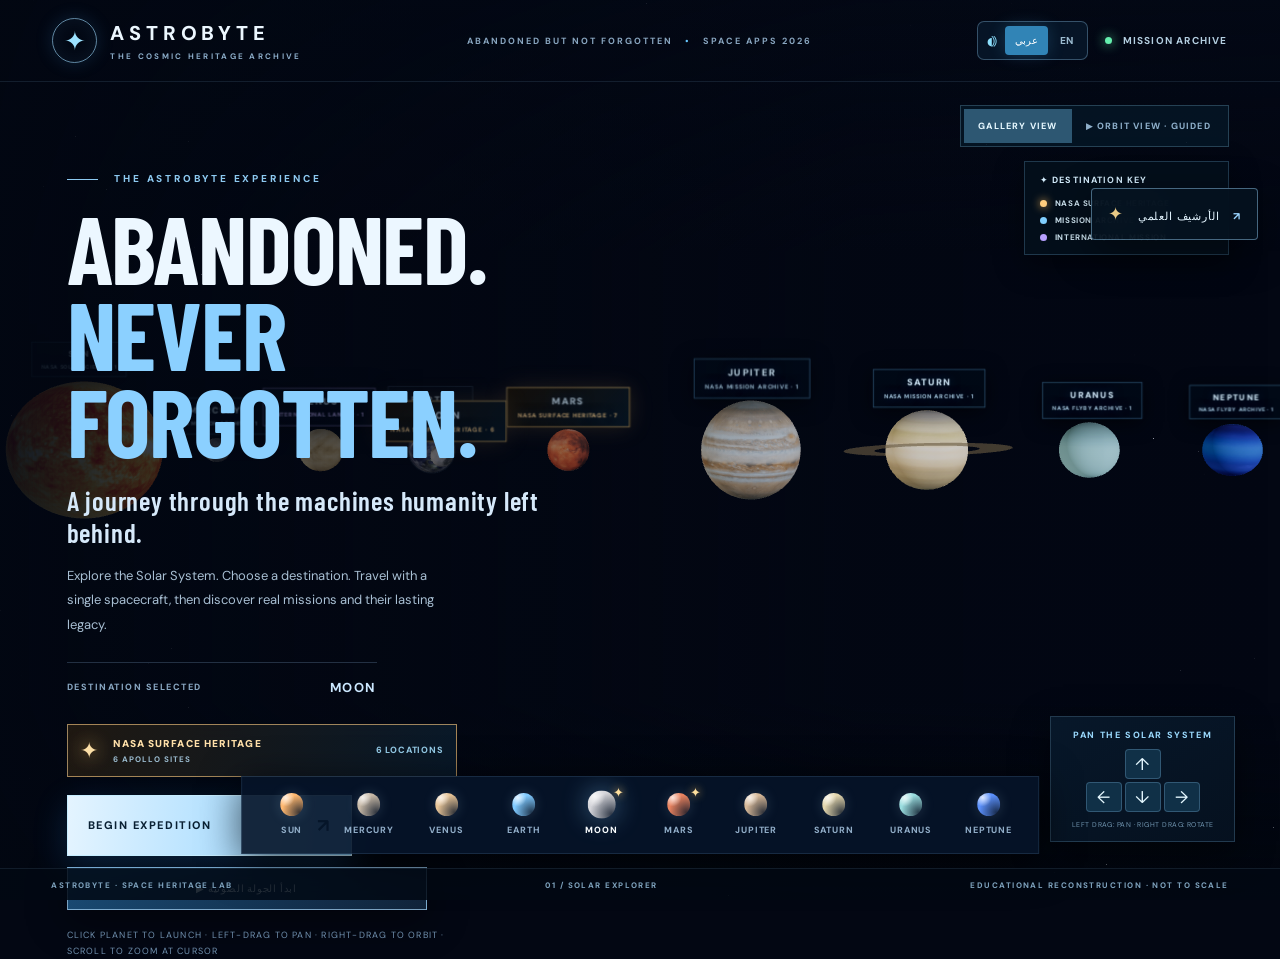
<file: index.html>
<!doctype html>
<html lang="en">
  <head>
    <meta charset="UTF-8" />
    <meta name="viewport" content="width=device-width, initial-scale=1.0" />
    <meta name="description" content="ASTROBYTE — Abandoned but Not Forgotten: a unified bilingual, interactive exploration of mission hardware and planetary heritage." />
    <title>ASTROBYTE | The Cosmic Heritage Archive</title>
    <script type="module" crossorigin src="/assets/index-C0e2g9cC.js"></script>
    <link rel="stylesheet" crossorigin href="/assets/index-C6UrRqr8.css">
  </head>
  <body><div id="root"></div></body>
</html>
</file>
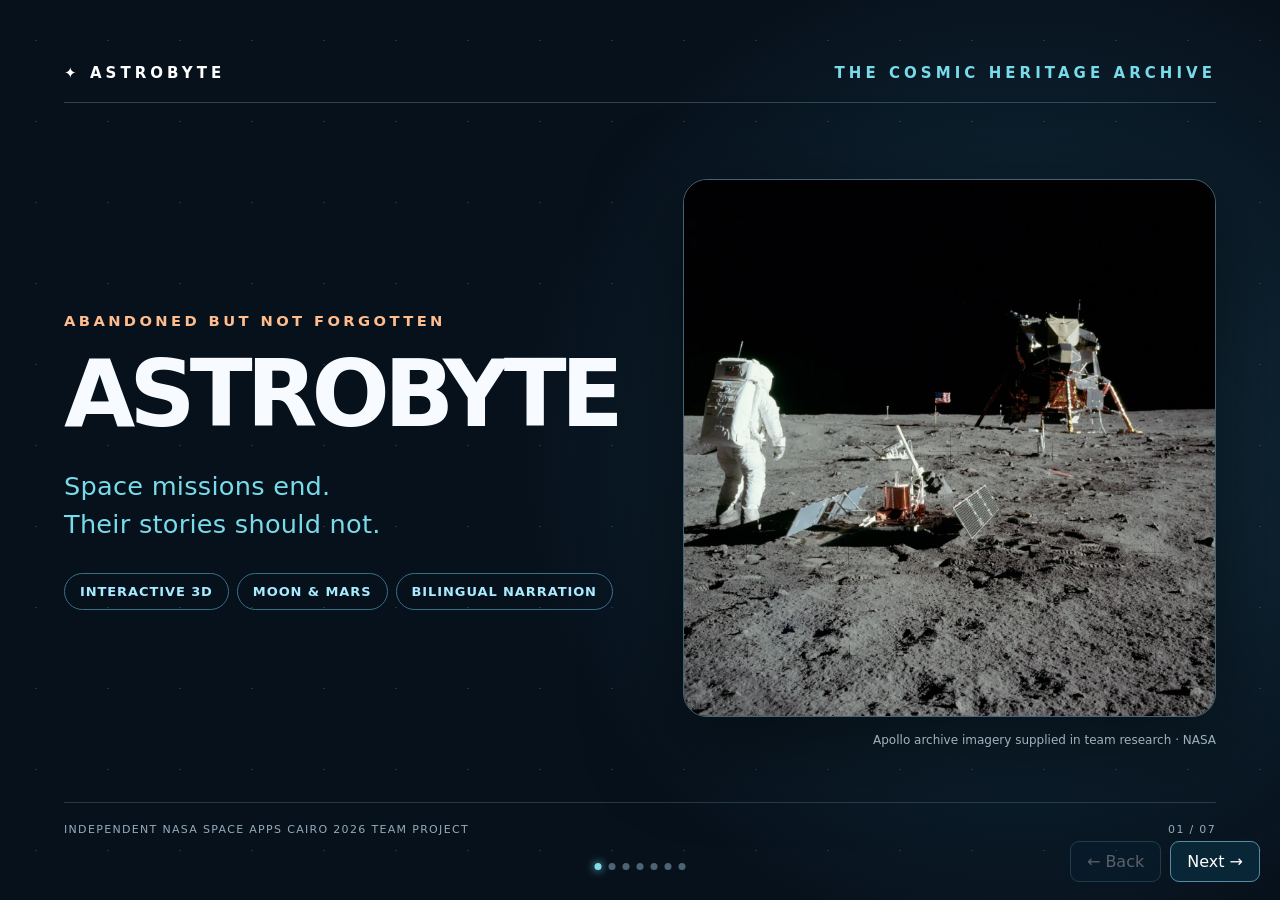
<file: demo/index.html>
<!doctype html>
<html lang="en"><head><meta charset="utf-8"><meta name="viewport" content="width=device-width,initial-scale=1"><meta name="theme-color" content="#06111c"><title>ASTROBYTE — NASA Space Apps 2026 | 7-Slide Demo</title>
<style>
:root{--bg:#06111c;--pane:#112231;--muted:#b5c3d0;--cyan:#78dbe9;--orange:#ffbc8c;--white:#f7fbff}*{box-sizing:border-box}html,body{margin:0;background:var(--bg);color:var(--white);font-family:Inter,system-ui,-apple-system,Segoe UI,sans-serif;height:100%;overflow:hidden}button,a{font:inherit}a{color:var(--cyan)}.slide{display:none;position:absolute;inset:0;min-height:100dvh;padding:clamp(20px,5vw,66px);background:radial-gradient(circle at 80% 50%,#143344 0%,transparent 45%),#07111c;isolation:isolate;overflow:auto}.slide.active{display:flex;flex-direction:column}.slide:before{content:"";position:fixed;inset:0;pointer-events:none;opacity:.14;z-index:-1;background-image:radial-gradient(#d5f7ff 1px,transparent 1px);background-size:72px 81px}.top{display:flex;justify-content:space-between;align-items:center;gap:15px;font-size:clamp(10px,1.2vw,15px);letter-spacing:.27em;color:var(--cyan);font-weight:800}.brand{color:white}.rule{height:1px;background:#456170;margin:20px 0 clamp(30px,5vh,70px);opacity:.65}.tag{color:var(--orange);font-size:clamp(12px,1.15vw,16px);letter-spacing:.23em;font-weight:800;text-transform:uppercase}.main{flex:1;display:flex;align-items:center;gap:clamp(22px,4vw,72px)}.copy{flex:1 1 48%;min-width:0;z-index:1}.visual{flex:1 1 45%;min-width:0;display:grid;gap:16px;align-items:center}.visual img{width:100%;max-height:65vh;object-fit:cover;border:1px solid #446271;border-radius:24px;box-shadow:0 25px 90px #0008}h1{font-size:clamp(46px,7.2vw,120px);line-height:.94;letter-spacing:-.065em;margin:22px 0 30px;font-weight:900}h2{font-size:clamp(33px,5.1vw,78px);line-height:1.07;letter-spacing:-.045em;margin:24px 0 32px;font-weight:850}p{font-size:clamp(18px,1.9vw,26px);color:var(--muted);line-height:1.47;max-width:830px}.sub{font-size:clamp(17px,2vw,28px);color:var(--cyan);letter-spacing:.01em}.card{background:#102131e8;border:1px solid #35546a;border-radius:16px;padding:16px 20px;margin:14px 0;color:#e4effa;max-width:790px}.card b{color:var(--orange);display:inline-block;min-width:100px}.statgrid{display:grid;grid-template-columns:repeat(2,minmax(0,1fr));gap:14px;max-width:750px}.stat{border:1px solid #3c6175;background:#0c2335cf;padding:20px;border-radius:17px}.stat strong{font-size:clamp(35px,5vw,68px);color:var(--orange);display:block}.stat small{font-size:clamp(12px,1.3vw,17px);color:white;font-weight:800}.pill{display:inline-block;border:1px solid #397087;border-radius:100px;padding:10px 15px;margin:4px 8px 4px 0;color:#a8eaff;font-size:13px;font-weight:700;letter-spacing:.07em}.media-note{color:#a0b3bd;font-size:12px;text-align:right}.footer{border-top:1px solid #49647578;display:flex;align-items:center;justify-content:space-between;padding-top:20px;margin-top:24px;color:#95abb9;font-size:11px;letter-spacing:.12em;gap:18px}.link{display:inline-block;background:#12374b;border:1px solid #4da4b9;color:#baf3ff;border-radius:12px;padding:17px 21px;text-decoration:none;font-weight:800;letter-spacing:.015em;overflow-wrap:anywhere}.link:hover{background:#19516a}.nav{position:fixed;bottom:18px;right:20px;z-index:5;display:flex;gap:9px}.nav button{border:1px solid #578ba1;background:#0a2738f2;color:#fff;padding:10px 16px;border-radius:9px;cursor:pointer}.nav button:disabled{opacity:.32;cursor:default}.dots{position:fixed;bottom:30px;left:50%;transform:translateX(-50%);display:flex;gap:7px;z-index:3}.dots span{width:7px;height:7px;background:#4c6475;border-radius:50%}.dots span.on{background:#81ddea;box-shadow:0 0 9px #6cddee}.duo{grid-template-columns:1fr 1fr}.duo img{max-height:45vh}.planet-photos{display:grid;grid-template-columns:1fr 1fr;gap:14px}.planet-photos img{height:clamp(155px,29vh,300px)}@media(max-width:760px){html,body{overflow:auto}.slide{padding:22px 20px 85px}.top{letter-spacing:.1em}.rule{margin:12px 0}.main{display:block}.copy,.visual{width:100%}.visual{margin-top:26px}.visual img{max-height:31vh}.duo img{max-height:25vh}h1{margin:17px 0}h2{margin:15px 0 20px}.card{margin:9px 0;padding:12px}.stat{padding:12px}.dots{display:none}.footer{font-size:9px}.nav{bottom:8px;right:10px}.nav button{padding:9px 13px}.planet-photos img{height:19vh}}
</style></head><body>
<section class="slide active" aria-label="Slide 1 of 7"><div class="top"><span class="brand">✦ ASTROBYTE</span><span>THE COSMIC HERITAGE ARCHIVE</span></div><div class="rule"></div><div class="main"><div class="copy"><div class="tag">Abandoned but not forgotten</div><h1>ASTROBYTE</h1><p class="sub">Space missions end.<br>Their stories should not.</p><div class="pill">INTERACTIVE 3D</div><div class="pill">MOON & MARS</div><div class="pill">BILINGUAL NARRATION</div></div><div class="visual"><img src="../astrobyte/heritage/apollo11_scene.webp" alt="Apollo lunar surface heritage archival image" loading="eager"><div class="media-note">Apollo archive imagery supplied in team research · NASA</div></div></div><div class="footer"><span>INDEPENDENT NASA SPACE APPS CAIRO 2026 TEAM PROJECT</span><span>01 / 07</span></div></section>
<section class="slide" aria-label="Slide 2 of 7"><div class="top"><span class="brand">✦ ASTROBYTE</span><span>THE CHALLENGE</span></div><div class="rule"></div><div class="main"><div class="copy"><div class="tag">01 / Why it matters</div><h2>A mission ends.<br>The hardware remains.</h2><p>Spacecraft parts and scientific instruments become physical records of discovery — but their stories are often hard to explore.</p><div class="card"><b>WHERE?</b> What was left behind?</div><div class="card"><b>WHY?</b> What did it discover?</div><div class="card"><b>LEGACY?</b> Why preserve the story?</div></div><div class="visual duo"><img src="../astrobyte/heritage/apollo11_lm_user.webp" alt="Apollo lunar module archival photo"><img src="../astrobyte/heritage/apollo14_orbital_user.webp" alt="Lunar landing site orbital image"><div class="media-note">Apollo archive · NASA / JSC / LRO research</div></div></div><div class="footer"><span>FROM OBJECTS TO UNDERSTANDING</span><span>02 / 07</span></div></section>
<section class="slide" aria-label="Slide 3 of 7"><div class="top"><span class="brand">✦ ASTROBYTE</span><span>THE EXPERIENCE</span></div><div class="rule"></div><div class="main"><div class="copy"><div class="tag">02 / Visitor experience</div><h2>Explore.<br>Inspect. Listen.</h2><div class="card"><b>EXPLORE</b> Browse a 3D solar-system gallery.</div><div class="card"><b>INSPECT</b> Read object dossiers with science and archival context.</div><div class="card"><b>LISTEN</b> Follow guided chapters with Arabic or English audio.</div><p><a class="link" href="https://ahmedgrir59-cmyk.github.io/" target="_blank" rel="noopener noreferrer">OPEN THE LIVE INTERACTIVE EXPERIENCE</a></p></div><div class="visual"><img src="../astrobyte/heritage/planet_messenger.webp" alt="MESSENGER spacecraft illustration"><img src="../astrobyte/heritage/planet_cassini.webp" alt="Cassini spacecraft illustration"><div class="media-note">Mission archive imagery; explore actual rendered models at the live site</div></div></div><div class="footer"><span>REACT + THREE.JS · AUTHORED GUIDED EXPEDITIONS</span><span>03 / 07</span></div></section>
<section class="slide" aria-label="Slide 4 of 7"><div class="top"><span class="brand">✦ ASTROBYTE</span><span>APOLLO LUNAR HERITAGE</span></div><div class="rule"></div><div class="main"><div class="copy"><div class="tag">03 / The Moon</div><h2>Six landing sites.<br>One shared legacy.</h2><p class="sub">Apollo 11 · 12 · 14 · 15 · 16 · 17</p><div class="statgrid"><div class="stat"><strong>06</strong><small>DESCENT STAGES</small></div><div class="stat"><strong>06</strong><small>EXPERIMENT PACKAGES</small></div><div class="stat"><strong>03</strong><small>LUNAR ROVERS</small></div><div class="stat"><strong>03</strong><small>LASER ARRAYS</small></div></div></div><div class="visual duo"><img src="../astrobyte/heritage/apollo15_rover_user.webp" alt="Apollo lunar roving vehicle"><img src="../astrobyte/heritage/apollo11_psep.webp" alt="Apollo seismometer equipment"><div class="media-note">Archival Apollo imagery · NASA / JSC</div></div></div><div class="footer"><span>APOLLO 11: EASEP = PSEP + LASER RETROREFLECTOR</span><span>04 / 07</span></div></section>
<section class="slide" aria-label="Slide 5 of 7"><div class="top"><span class="brand">✦ ASTROBYTE</span><span>MARTIAN HERITAGE</span></div><div class="rule"></div><div class="main"><div class="copy"><div class="tag">04 / Mars</div><h2>Mission status<br>matters.</h2><div class="card"><b>INSIGHT</b> Retired 2022 · listening for marsquakes.</div><div class="card"><b>INGENUITY</b> Retired 2024 · 72 powered flights.</div><div class="card"><b>PERSEVERANCE</b> Active rover in team research; not abandoned.</div><p>Every story distinguishes a retired mission from hardware still performing science.</p></div><div class="visual"><img src="../astrobyte/textures/mars.jpg" alt="Mars planetary surface texture used in ASTROBYTE"><div class="media-note">Mars texture from ASTROBYTE project; explore NASA spacecraft 3D assets in the live site</div></div></div><div class="footer"><span>NASA MISSION STATUS + ASTROBYTE HARDWARE DOSSIERS</span><span>05 / 07</span></div></section>
<section class="slide" aria-label="Slide 6 of 7"><div class="top"><span class="brand">✦ ASTROBYTE</span><span>THE METHOD</span></div><div class="rule"></div><div class="main"><div class="copy"><div class="tag">05 / Our approach</div><h2>Science becomes<br>storytelling.</h2><div class="card"><b>RESEARCH</b> NASA/JPL mission records and team studies.</div><div class="card"><b>STRUCTURE</b> Curated heritage catalogs and mission statuses.</div><div class="card"><b>VISUALIZE</b> React, Three.js and NASA 3D Resources models.</div><div class="card"><b>NARRATE</b> Bilingual chapters and accessible audio guidance.</div></div><div class="visual"><div class="planet-photos"><img src="../astrobyte/heritage/planet_mercury.webp" alt="Mercury image"><img src="../astrobyte/heritage/planet_jupiter.webp" alt="Jupiter image"><img src="../astrobyte/heritage/planet_saturn.webp" alt="Saturn image"><img src="../astrobyte/heritage/planet_neptune.webp" alt="Neptune image"></div><div class="media-note">Planetary archive material gathered by the team</div></div></div><div class="footer"><span>EDUCATIONAL VISUALIZATION · NOT A PRECISION GEOSPATIAL RECONSTRUCTION</span><span>06 / 07</span></div></section>
<section class="slide" aria-label="Slide 7 of 7"><div class="top"><span class="brand">✦ ASTROBYTE</span><span>EXPLORE THE ARCHIVE</span></div><div class="rule"></div><div class="main"><div class="copy"><div class="tag">06 / The invitation</div><h2>The next step<br>is yours.</h2><p>Visit the live archive. Choose a destination. Explore hardware, scientific meaning, and the stories left behind.</p><p><a class="link" href="https://ahmedgrir59-cmyk.github.io/" target="_blank" rel="noopener noreferrer">ahmedgrir59-cmyk.github.io</a></p><p style="font-size:15px">Independent 2026 NASA Space Apps project, not a NASA product or endorsed service.</p></div><div class="visual"><img src="../astrobyte/heritage/apollo11_lm_user.webp" alt="Apollo lunar module landing stage and astronaut"><div class="media-note">Archival photograph · NASA / JSC</div></div></div><div class="footer"><span>PUBLIC PROJECT · OPEN ACCESS · NO LOGIN REQUIRED</span><span>07 / 07</span></div></section>
<div class="dots" aria-hidden="true" id="dots"></div><div class="nav"><button id="prev" aria-label="Previous slide">← Back</button><button id="next" aria-label="Next slide">Next →</button></div>
<script>
(()=>{let i=0;const slides=[...document.querySelectorAll('.slide')],dots=document.getElementById('dots');slides.forEach((_,j)=>{let d=document.createElement('span');if(!j)d.classList.add('on');dots.append(d)});function show(n){i=Math.min(6,Math.max(0,n));slides.forEach((s,j)=>s.classList.toggle('active',j===i));[...dots.children].forEach((d,j)=>d.classList.toggle('on',j===i));document.getElementById('prev').disabled=i===0;document.getElementById('next').disabled=i===6;history.replaceState(null,'','#slide-'+(i+1))}document.getElementById('prev').onclick=()=>show(i-1);document.getElementById('next').onclick=()=>show(i+1);addEventListener('keydown',e=>{if(e.key==='ArrowRight'||e.key===' '||e.key==='PageDown')show(i+1);if(e.key==='ArrowLeft'||e.key==='PageUp')show(i-1)});let start=0;addEventListener('touchstart',e=>{start=e.changedTouches[0].screenX},{passive:true});addEventListener('touchend',e=>{let d=e.changedTouches[0].screenX-start;if(Math.abs(d)>65)show(i+(d<0?1:-1))},{passive:true});show((Number((location.hash||'').replace('#slide-',''))||1)-1)})();
</script></body></html>
</file>
<file: assets/index-C6UrRqr8.css>
@import "https://fonts.googleapis.com/css2?family=Barlow+Condensed:wght@500;600;700;800&family=DM+Sans:wght@400;500;600;700;800&display=swap";.heritage-launch{z-index:30;color:#e4f5ff;letter-spacing:.075em;text-transform:uppercase;cursor:pointer;-webkit-backdrop-filter:blur(16px);backdrop-filter:blur(16px);background:#05121fe8;border:1px solid #97d1f973;border-radius:4px;max-width:260px;padding:13px 16px;font-size:11px;font-weight:700;position:fixed;top:188px;right:22px;box-shadow:0 12px 40px #0000006b}.heritage-launch span{color:#e8c985;padding-right:10px;font-size:18px}.heritage-launch b{color:#99d4ff;margin-left:10px}.heritage-launch:hover,.heritage-launch:focus-visible{color:#fff;border-color:#e8c985}.heritage-overlay{z-index:210;-webkit-backdrop-filter:blur(6px);backdrop-filter:blur(6px);background:#00050dad;justify-content:flex-end;align-items:stretch;display:flex;position:fixed;inset:0}.heritage-drawer{color:#e8eef8;background:linear-gradient(150deg,#101e2e 0%,#060c17 75%);border-inline-start:1px solid #b4d7f04d;flex-direction:column;width:min(860px,92vw);height:100%;font-family:inherit;display:flex;overflow:hidden;box-shadow:-20px 0 80px #000000a6}.heritage-drawer *{box-sizing:border-box}.heritage-drawer button{cursor:pointer;font-family:inherit}.heritage-drawer-header{border-bottom:1px solid #bad3f31f;justify-content:space-between;align-items:flex-start;gap:15px;padding:23px 26px 13px;display:flex}.heritage-drawer-header small,.heritage-kicker{color:#e1bc8c;letter-spacing:.16em;font-size:10px;font-weight:700}.heritage-drawer-header h2{color:#fff;letter-spacing:.02em;margin:5px 0 6px;font-size:24px;line-height:1.25}.heritage-drawer-header p{color:#a0b2ca;margin:0;font-size:12px}.heritage-close{color:#e5efff;background:#253349;border:1px solid #455873;border-radius:3px;min-width:35px;height:35px}.heritage-destination-tabs{border-bottom:1px solid #bad3f31a;flex:none;gap:7px;padding:11px 18px;display:flex;overflow:auto}.heritage-destination-tabs button{white-space:nowrap;color:#b9c7d8;background:#86a2cf14;border:1px solid #344255;border-radius:4px;padding:9px 11px;font-size:11px}.heritage-destination-tabs button.active{color:#fff;background:#cc9a5c30;border-color:#c69a62}.heritage-drawer-body{flex:1;grid-template-columns:minmax(175px,30%) minmax(0,1fr);gap:16px;min-height:0;padding:14px 18px 20px;display:grid}.heritage-entry-list{background:#09131fa6;border:1px solid #26374a;border-radius:5px;min-height:0;padding:4px;overflow:auto}.heritage-entry-list button{text-align:start;color:#e2ecf8;background:0 0;border:1px solid #0000;border-bottom-color:#8bb0d61a;border-radius:3px;flex-direction:column;gap:5px;width:100%;min-width:0;padding:14px 26px 14px 11px;display:flex;position:relative}.heritage-entry-list button small{color:#91a3b8;text-transform:uppercase;letter-spacing:.1em;font-size:10px}.heritage-entry-list button span{font-size:12px;font-weight:700;line-height:1.5}.heritage-entry-list button em{color:#e9c58c;font-style:normal;position:absolute;bottom:13px;right:7px}.heritage-entry-list button.active{color:#fff;background:#c7a05e26;border-color:#daad6a6b}.heritage-article{scrollbar-color:#40566f transparent;min-height:0;padding:0 6px 14px;overflow:auto}.heritage-featured{color:#fff;text-align:start;background:#0b1019;border:1px solid #425369;border-radius:4px;width:100%;height:220px;padding:0;position:relative;overflow:hidden}.heritage-featured img{object-fit:cover;width:100%;height:100%}.heritage-featured span{color:#fff;letter-spacing:.13em;background:linear-gradient(#0000,#000000d9);padding:33px 15px 11px;font-size:10px;position:absolute;inset:auto 0 0}.heritage-featured span b{float:right}.heritage-kicker{margin:15px 0 5px}.heritage-article h3{color:#fff;margin:6px 0 9px;font-size:22px;line-height:1.35}.heritage-article p{color:#c4d1df;margin:9px 0;font-size:13px;line-height:1.85}.heritage-article-status{color:#e5c48c!important;font-size:12px!important}.heritage-article h4{letter-spacing:.12em;text-transform:uppercase;color:#a3d8fb;margin:19px 0 8px;font-size:11px}.heritage-voice-panel{background:linear-gradient(130deg,#1f4e6e4d,#071423a6);border:1px solid #89c5ee59;border-radius:5px;margin-top:18px;padding:13px}.heritage-voice-panel>div:first-child{flex-wrap:wrap;justify-content:space-between;gap:6px;display:flex}.heritage-voice-panel b{color:#fff;font-size:12px}.heritage-voice-panel span{color:#9abdd5;font-size:10px}.heritage-voice-actions{flex-wrap:wrap;gap:7px;margin-top:12px;display:flex}.heritage-voice-actions button,.heritage-visit{color:#f1faff;background:#183d55;border:1px solid #83b8d8;border-radius:3px;padding:10px 12px;font-size:11px;font-weight:700}.heritage-voice-actions button:hover,.heritage-visit:hover{background:#225d80}.heritage-voice-actions button.stop{background:#39282e;border-color:#ba7780}.heritage-voice-notice{color:#ffb0a1;margin-top:9px;font-size:11px;line-height:1.6;display:block}.heritage-accuracy{background:#facc8717;border-inline-start:2px solid #d5b476;padding:9px 12px;color:#e8cf9e!important}.heritage-thumbnails{gap:8px;margin:12px 0;display:flex;overflow:auto}.heritage-thumbnails button{background:#111f30;border:1px solid #445971;flex:none;width:104px;height:76px;padding:0}.heritage-thumbnails img{object-fit:cover;width:100%;height:100%}.heritage-references{flex-wrap:wrap;gap:8px;display:flex}.heritage-references a,.heritage-photo-caption a{color:#9bdcff;border-bottom:1px solid #457392;font-size:11px;text-decoration:none}.heritage-visit{background:#284b5a;border-color:#cca66b;width:100%;margin-top:19px}.heritage-footnote{color:#8295ab!important;font-size:10px!important}.heritage-photo-modal{z-index:230;background:#030a13;border:1px solid #5a738a;flex-direction:column;align-items:stretch;max-height:94vh;display:flex;position:fixed;inset:3vh 3vw;box-shadow:0 0 120px #000000d9}.heritage-photo-toolbar{color:#fff;justify-content:space-between;align-items:center;gap:15px;padding:10px 15px;font-size:13px;display:flex}.heritage-photo-toolbar button{color:#fff;background:#20334a;border:1px solid #536f88;padding:8px 11px}.heritage-photo-display{background:#010307;flex:1;justify-content:space-between;align-items:center;gap:7px;min-height:0;display:flex}.heritage-photo-display img{object-fit:contain;max-width:calc(100% - 110px);max-height:100%;display:block}.heritage-photo-display button{color:#fff;background:#273d5399;border:1px solid #52667b;min-width:42px;height:55px}.heritage-photo-caption{color:#c5d3df;flex-wrap:wrap;justify-content:space-between;align-items:center;gap:14px;min-height:62px;padding:10px 16px;font-size:10px;display:flex}.heritage-photo-caption small{color:#95a8b7}@media (width<=710px){.heritage-launch{max-width:200px;padding:9px;font-size:9px;top:122px;right:10px}.heritage-drawer{width:100vw}.heritage-drawer-header{padding:17px 13px}.heritage-drawer-header h2{font-size:18px}.heritage-drawer-body{flex-direction:column;gap:10px;padding:8px 10px;display:flex}.heritage-entry-list{flex-shrink:0;min-height:80px;max-height:107px;padding:4px;display:flex;overflow:auto hidden}.heritage-entry-list button{flex:0 0 170px;width:170px}.heritage-featured{height:178px}.heritage-article h3{font-size:19px}.heritage-photo-modal{inset:2vh 2vw}.heritage-photo-caption{font-size:9px}}.ab-mission-loader{z-index:1200;color:#e9f7ff;isolation:isolate;background:radial-gradient(at 24% 58%,#102b47 0%,#050e21 42%,#01040d 80%);justify-content:center;align-items:center;font-family:inherit;display:flex;position:fixed;inset:0;overflow:hidden}.ab-loader-stars{opacity:.6;background-image:radial-gradient(1px 1px at 26px 32px,#fff,#0000),radial-gradient(1px 1px at 130px 103px,#cae6ff,#0000),radial-gradient(2px 2px at 245px 165px,#fff7de,#0000);background-size:283px 211px;animation:50s linear infinite ab-stars;position:absolute;inset:-50%}.ab-loader-header{z-index:3;white-space:nowrap;align-items:center;gap:13px;display:flex;position:absolute;top:clamp(25px,9vh,90px);left:50%;transform:translate(-50%)}.ab-loader-symbol{color:#9ce3ff;border:1px solid #74bade8a;border-radius:50%;place-items:center;width:55px;height:55px;font-size:27px;display:grid;box-shadow:0 0 25px #4b90d132}.ab-loader-header strong{letter-spacing:.18em;font-size:clamp(21px,3vw,34px);font-weight:750;display:block}.ab-loader-header small{color:#94b4cd;letter-spacing:.22em;margin-top:5px;font-size:10px;display:block}.ab-loader-stage{width:min(970px,100%);height:min(43vh,320px);max-height:340px;position:relative}.ab-loader-earth{background:#225a96;border-radius:50%;width:clamp(140px,27vw,305px);height:clamp(140px,27vw,305px);position:absolute;top:6%;left:4%;overflow:hidden;transform:rotate(-15deg);box-shadow:inset -42px -12px 62px #00101fe0,0 0 84px #468ccc47,0 0 3px 2px #87d7ff79}.ab-loader-earth-texture{opacity:.95;background-image:linear-gradient(90deg,#0000 45%,#000a 100%),url(/textures/earth_color.jpg);background-position:50% 52%;background-size:cover;width:190%;height:100%;animation:22s linear infinite alternate ab-earth-spin}.ab-loader-trajectory{background:linear-gradient(90deg,#6ab7ee33,#a5dafa8c 60%,#0000);width:60%;height:1px;position:absolute;top:51%;left:22%;box-shadow:0 0 15px #7fcaff44}.ab-loader-craft{filter:drop-shadow(0 0 18px #6ca9d64b);z-index:2;width:clamp(80px,14vw,156px);height:95px;transition:left .6s cubic-bezier(.22,.74,.16,1);animation:3s ease-in-out infinite ab-craft-bob;position:absolute;top:calc(51% - 45px)}.ab-loader-craft svg{width:100%;height:100%;transform:rotate(-4deg)}.ab-loader-dest{letter-spacing:.19em;color:#749ab3;font-size:9px;position:absolute;top:calc(51% - 23px);right:4%}.ab-loader-bottom{z-index:3;width:min(540px,100% - 40px);position:absolute;bottom:clamp(60px,13vh,146px)}.ab-loader-topline{color:#a5c4d9;letter-spacing:.15em;justify-content:space-between;align-items:center;gap:12px;font-size:11px;display:flex}.ab-loader-topline strong{font-variant-numeric:tabular-nums;color:#e3f6ff;font-size:13px}.ab-loader-bar{background:#36526c69;border-radius:5px;width:100%;height:3px;margin:13px 0 12px;overflow:hidden}.ab-loader-bar span{background:linear-gradient(90deg,#3481b5,#9fe8ff);height:100%;transition:width .5s;display:block;box-shadow:0 0 17px #9adaff}.ab-loader-bottom p{color:#6f95ac;letter-spacing:.13em;margin:0;font-size:10px}.ab-loader-credit{text-align:center;letter-spacing:.13em;color:#5d859d;font-size:9px;position:absolute;bottom:20px;left:12px;right:12px}@keyframes ab-earth-spin{to{background-position:12% 52%}}@keyframes ab-craft-bob{50%{transform:translateY(-6px)}}@keyframes ab-stars{to{transform:translate(35px,20px)}}@media (prefers-reduced-motion:reduce){.ab-loader-craft,.ab-loader-earth-texture,.ab-loader-stars{animation:none}.ab-loader-bar span{transition:none}}@media (width<=640px){.ab-loader-stage{height:34vh}.ab-loader-earth{top:14%;left:-10%}.ab-loader-craft{height:67px;top:calc(51% - 28px)}.ab-loader-header strong{letter-spacing:.1em}.ab-loader-topline{font-size:9px}.ab-loader-credit{font-size:7px}}.ab-loader-skip{z-index:6;color:#c7dcee;letter-spacing:.1em;cursor:pointer;background:#09233bdf;border:1px solid #577b97a0;border-radius:5px;padding:9px 12px;font-size:10px;position:absolute;top:25px;right:clamp(12px,4vw,50px)}.ab-loader-skip:hover{color:#fff;background:#1d4968}:root{color:#edf5fc;font-synthesis:none;background:#030713;font-family:DM Sans,Segoe UI,Arial,sans-serif}button,a{font-family:inherit}button{cursor:pointer}button:disabled{opacity:.52;cursor:not-allowed}button:focus-visible,a:focus-visible{outline-offset:4px;outline:2px solid #82d3ff}#root{width:100%;min-height:100vh}.astro-root{color:#ecf7ff;isolation:isolate;background:#030713;min-height:100svh;position:relative;overflow:hidden}.cosmos-canvas{z-index:0;position:fixed;inset:0}.vignette{z-index:1;pointer-events:none;background:linear-gradient(90deg,#020712ed,#02071291 28%,#02071212 67%,#0000),linear-gradient(#0309168c,#0000 28% 78%,#01060dba);position:fixed;inset:0}.vignette.lighter{background:linear-gradient(90deg,#020914ed 0%,#020914c9 22%,#02091421 56%,#0000 100%),linear-gradient(#02081280,#0000 23% 74%,#020812bc)}.main-header{z-index:15;pointer-events:none;border-bottom:1px solid #7faacc25;justify-content:space-between;align-items:center;gap:26px;min-height:82px;padding:16px clamp(19px,4.1vw,80px);display:flex;position:relative}.main-header>*{pointer-events:auto}.brand-lockup{color:inherit;text-align:left;background:0 0;border:0;align-items:center;gap:13px;padding:0;display:flex}.brand-emblem{color:#9ce2ff;border:1px solid #8bc3e5b0;border-radius:50%;place-items:center;width:45px;height:45px;font-size:26px;display:grid;box-shadow:0 0 18px #479cdc2e,inset 0 0 22px #5b9bca1a}.brand-lockup strong{letter-spacing:4.8px;font-size:20px;font-weight:800;display:block}.brand-lockup small{letter-spacing:2.3px;color:#8cadc9;margin-top:5px;font-size:8px;font-weight:700;display:block}.header-context{color:#89a6c0;letter-spacing:2px;font-size:9px;font-weight:700}.header-context i{color:#66c7ff;margin:0 8px;font-style:normal}.header-buttons{align-items:center;gap:17px;display:flex}.live-indicator{letter-spacing:1.2px;color:#b4cfe1;white-space:nowrap;font-size:10px;font-weight:700}.live-indicator i{background:#65efae;border-radius:50%;width:7px;height:7px;margin-right:7px;display:inline-block;box-shadow:0 0 12px #65efae}.header-link{color:#c5ebff;letter-spacing:1.4px;background:#092039b8;border:1px solid #639ac36b;padding:11px 14px;font-size:9px;font-weight:800}.header-link:hover{background:#234d6a}.primary-info{z-index:4;pointer-events:none;max-width:min(505px,46vw);margin:clamp(55px,10vh,125px) 0 0 clamp(19px,5.2vw,95px);position:relative}.primary-info>*{pointer-events:auto}.overline{color:#8dc9f0;letter-spacing:2.8px;font-size:10px;font-weight:800;line-height:1.4}.line-prefix{vertical-align:middle;background:#8dc9f0;width:31px;height:1px;margin-right:12px;display:inline-block}.primary-info h1{letter-spacing:-.012em;text-transform:uppercase;text-wrap:balance;margin:18px 0 21px;font-family:Barlow Condensed,Arial Narrow,sans-serif;font-size:clamp(58px,8vw,117px);font-weight:700;line-height:.9}.primary-info h1 em{color:#8bd0ff;font-style:normal}.large-subtitle{color:#d6e9fa;letter-spacing:.03em;margin:12px 0;font-family:Barlow Condensed,sans-serif;font-size:clamp(19px,2.1vw,27px);font-weight:600}.explain{color:#a8bfd3;max-width:390px;margin:16px 0 25px;font-size:13px;line-height:1.86}.selected-overline{color:#88a6c1;letter-spacing:1.5px;border-top:1px solid #6889a953;justify-content:space-between;align-items:center;width:310px;max-width:100%;padding:16px 0;font-size:9px;font-weight:800;display:flex}.selected-overline b{color:#cce8ff;font-size:13px}.cta{color:#092033;letter-spacing:1.55px;background:linear-gradient(95deg,#e4f4ff,#89d0ff);border:1px solid #c6edff;justify-content:space-between;align-items:center;gap:20px;min-width:285px;padding:17px 20px;font-size:11px;font-weight:800;transition:transform .15s,filter .15s;display:inline-flex;box-shadow:0 10px 35px #2d9bff31}.cta:hover:not(:disabled){filter:brightness(1.1);transform:translateY(-2px)}.cta b{font-size:19px}.cta.outline{color:#c7efff;box-shadow:none;background:#0c2a419c;min-width:260px}.micro-hint{color:#7090ae;letter-spacing:1.2px;max-width:380px;margin:17px 0 0;font-size:9px;line-height:1.8}.gallery-copy{margin-top:clamp(50px,10vh,120px)}.gallery-copy h1{font-size:clamp(58px,7.5vw,105px)}.flight-copy{margin-top:clamp(95px,16vh,180px)}.flight-meter{width:min(355px,80vw);margin-top:30px}.flight-meter>div{color:#b7d3eb;letter-spacing:1.2px;justify-content:space-between;font-size:10px;font-weight:800;display:flex}.flight-meter>div b{color:#84d9ff}.flight-meter>i{background:#2c455b;height:4px;margin:12px 0 11px;display:block}.flight-meter>i>span{background:#81d9ff;height:100%;transition:width .12s linear;display:block;box-shadow:0 0 18px #7bbfff}.flight-meter>small{color:#7399bd;letter-spacing:.6px;justify-content:space-between;font-size:9px;display:flex}.orbit-copy{max-width:355px;margin-top:clamp(31px,6vh,79px)}.orbit-copy h1{font-size:clamp(67px,7.3vw,104px)}.orbit-copy .explain{font-size:12px;line-height:1.65}.statline{flex-wrap:wrap;gap:10px;display:flex}.statline span{letter-spacing:1px;color:#a5c6dc;background:#091827ab;border:1px solid #42678778;padding:9px 10px;font-size:9px}.field-label{letter-spacing:1.7px;color:#8aaac4;margin-top:27px;font-size:9px;font-weight:800}.site-selector{scrollbar-width:thin;scrollbar-color:#466981 transparent;max-height:min(240px,28vh);padding-right:4px;overflow:auto}.site-selector button{color:#e5f3ff;text-align:left;background:#0a192bda;border:1px solid #4262875c;align-items:center;gap:11px;width:100%;margin:3px 0;padding:10px 11px;font-size:11px;display:flex}.site-selector button.selected,.site-selector button:hover{background:#173751d9;border-color:#7cd0ff9c}.site-selector button span:nth-child(2){flex:1;font-weight:750}.site-selector button small{color:#87a7c1;margin-top:4px;font-size:9px;display:block}.site-target-icon{color:#8ed7ff;font-size:17px}.site-selector button>b{color:#83d0ff}.orbit-copy .micro-hint{font-size:8px}.planet-floating-label{color:#d7efff;letter-spacing:1.7px;text-shadow:0 0 12px #102b51;white-space:nowrap;pointer-events:none;background:#05122175;border:1px solid #88a7cc4f;padding:6px 10px;font:800 11px DM Sans,Arial,sans-serif;display:inline-block}.location-beacon{color:#f4fbff;white-space:nowrap;cursor:pointer;background:#07172be8;border:1px solid #559bcba8;align-items:center;gap:8px;padding:6px 11px 6px 9px;display:flex;box-shadow:0 0 24px #2b82ce55}.location-beacon:hover,.location-beacon.active{background:#114568;border-color:#d7f5ff}.location-beacon span:nth-child(2){text-align:left;font-size:11px;font-weight:800}.location-beacon small{color:#8bbbdd;margin-top:3px;font-size:8px;display:block}.beacon-orb{background:#b9edff;border-radius:50%;flex-shrink:0;width:11px;height:11px;animation:2.4s infinite glow;box-shadow:0 0 0 5px #70c4ff37,0 0 21px #9bddff}@keyframes glow{50%{box-shadow:0 0 0 8px #70c4ff25,0 0 27px #9bddff}}.planet-footnote{color:#b3cede;white-space:nowrap;letter-spacing:1.5px;background:#09192cc2;padding:10px 15px;font-size:10px;display:block}.planet-rail{z-index:7;scrollbar-width:thin;background:#061429e8;border:1px solid #4d719440;justify-content:center;align-items:center;gap:clamp(3px,1.15vw,17px);width:max-content;max-width:calc(100vw - 35px);padding:12px 18px;display:flex;position:fixed;bottom:46px;left:50%;overflow-x:auto;transform:translate(-50%);box-shadow:0 8px 40px #000a}.planet-rail button{color:#90acc7;letter-spacing:.85px;background:0 0;border:0;flex-direction:column;align-items:center;gap:8px;min-width:clamp(44px,4.9vw,69px);padding:4px 5px 5px;font-size:9px;font-weight:800;transition:color .15s;display:flex}.planet-rail button:hover,.planet-rail button.current{color:#fff}.planet-dot{background:radial-gradient(circle at 24% 20%,#fffc,transparent 35%),radial-gradient(circle at 85% 85%,#081324cc,transparent 65%),var(--planet-color);border-radius:50%;width:23px;height:23px;transition:transform .2s;display:block;box-shadow:0 0 13px #9fbcdb33}.planet-rail button:hover .planet-dot,.planet-rail button.current .planet-dot{transform:scale(1.22);box-shadow:0 0 22px #84ccff77}.mode-toggle{z-index:7;background:#061a2ba9;border:1px solid #527d986e;padding:3px;display:flex;position:fixed;top:105px;right:clamp(21px,4vw,75px)}.mode-toggle button{letter-spacing:1.2px;color:#8eafca;background:0 0;border:0;padding:11px 14px;font-size:9px;font-weight:800}.mode-toggle button.current{color:#e6f8ff;background:#2d5772}.mode-toggle button:hover{color:#fff}.site-dossier,.surface-dossier,.archive-panel{z-index:8;-webkit-backdrop-filter:blur(24px);backdrop-filter:blur(24px);scrollbar-width:thin;scrollbar-color:#5a7890 transparent;background:linear-gradient(155deg,#10263bee,#030d1bed);border:1px solid #5e9ac36e;width:min(376px,36vw);max-height:calc(100svh - 224px);padding:23px 22px;position:fixed;top:102px;right:clamp(15px,3.3vw,70px);overflow:auto;box-shadow:0 25px 80px #000a}.site-dossier h2,.surface-dossier h2,.archive-panel h2{text-transform:uppercase;margin:13px 0;font-family:Barlow Condensed,Arial Narrow,sans-serif;font-size:38px;line-height:1.04}.site-dossier p,.surface-dossier p,.archive-panel p{color:#b5cce0;font-size:12px;line-height:1.85}.region-name{color:#86cef4!important;font-size:11px!important}.dossier-close{float:right;color:#c4e7fa;background:#0b2237;border:1px solid #6c9bb658;padding:5px 10px}.coordinate-grid{grid-template-columns:1fr 1fr;gap:8px;margin:19px 0;display:grid}.coordinate-grid>div{background:#091d31;border:1px solid #42658b5e;padding:14px 12px}.coordinate-grid small{color:#799bb6;letter-spacing:1.3px;font-size:8px;font-weight:800;display:block}.coordinate-grid b{color:#d6ebfb;margin-top:7px;font-size:13px;display:block}.coordinate-note{color:#8ba9bf!important;font-size:10px!important}.site-dossier .cta{min-width:100%;margin:8px 0 18px;font-size:10px}.source-link{color:#91dcff;letter-spacing:.35px;text-underline-offset:4px;margin-top:13px;font-size:11px;font-weight:800;text-decoration:none;display:inline-block}.source-link:hover{text-decoration:underline}.archive-toggle{z-index:7;color:#d4efff;letter-spacing:1px;background:#0a263bd9;border:1px solid #659ac06a;padding:13px 16px;font-size:10px;font-weight:800;position:fixed;bottom:160px;right:clamp(19px,4vw,78px)}.archive-panel{z-index:12;left:auto}.archive-panel>button:first-child{float:right;color:#cbebff;background:#102f44;border:0;padding:8px}.archive-entry{text-align:left;color:#e2f4ff;background:#091c2a;border:1px solid #44678765;width:100%;margin:8px 0;padding:12px 10px;display:block}.archive-entry b,.archive-entry small{display:block}.archive-entry small{color:#86a9c4;margin-top:5px}.archive-panel>a{color:#8fd8ff;font-size:11px;font-weight:800}.surface-dossier{width:min(390px,37vw);max-height:calc(100svh - 162px);top:105px;left:clamp(17px,4.8vw,90px);right:auto}.surface-dossier h2{font-size:35px}.artifact-selector{gap:5px;margin:20px 0;display:grid}.artifact-selector button{color:#e7f7ff;text-align:left;background:#09192b;border:1px solid #456d895c;align-items:center;gap:10px;padding:13px;display:flex}.artifact-selector button:hover{background:#16364c}.artifact-selector button span{color:#8dcff4;font-size:11px}.artifact-selector button b{flex:1;font-size:12px}.artifact-selector button i{color:#8fcbed;font-style:normal}.artifact-kind{letter-spacing:1.1px;color:#81bbe1;margin:11px 0;font-size:9px}.photo-open{color:#abd9f8;text-align:left;background:#071a2b;border:1px solid #446a84;width:100%;padding:0}.photo-open img{object-fit:cover;width:100%;height:145px;display:block}.photo-open span{letter-spacing:1.2px;padding:9px 12px;font-size:9px;font-weight:800;display:block}.photo-open:hover span{background:#214663}.fact-row{border-top:1px solid #3f57706a;gap:5px;padding:10px 0;display:grid}.fact-row strong{color:#83c3e8;letter-spacing:1px;font-size:9px}.fact-row span{color:#d0e5f5;font-size:11px}.minor-button{color:#90d4fa;letter-spacing:.8px;background:0 0;border:0;padding:13px 0;font-size:10px;font-weight:800;display:block}.interactive-laser{background:#081c2f;border:1px solid #467da371;margin-top:15px;padding:13px}.interactive-laser strong{color:#98d5ff;letter-spacing:1px;font-size:10px}.interactive-laser p{font-size:11px}.laser-way{color:#8fbddc;align-items:center;gap:9px;margin:18px 0;font-size:9px;font-weight:800;display:flex}.laser-way i{background:#31556e;flex:1;height:3px;display:block;overflow:hidden}.laser-way b{background:#89eeff;width:16%;height:100%;display:block;position:relative;left:-16%;box-shadow:0 0 15px #89eeff}.laser-way b.firing{animation:2.56s linear forwards laserpulse}@keyframes laserpulse{0%{left:-16%}50%{left:100%}to{left:-16%}}.interactive-laser button{color:#082134;background:#91d2f7;border:1px solid #98d8ff;padding:9px 14px;font-size:10px;font-weight:800}.interactive-laser small{color:#7a99b3;margin-top:10px;font-size:9px;display:block}.interactive-laser .success{color:#7fefb3}.artifact-beacon{pointer-events:auto;cursor:pointer;color:#fff;white-space:nowrap;background:0 0;border:0;align-items:center;gap:8px;display:flex}.beacon-dot{background:#b9ebff;border-radius:50%;flex-shrink:0;width:11px;height:11px;animation:2.5s infinite glow;box-shadow:0 0 0 6px #7dc5ff3a,0 0 20px #68c9ff}.beacon-label{text-align:left;-webkit-backdrop-filter:blur(7px);backdrop-filter:blur(7px);background:#040e1ff0;border:1px solid #8cc0e085;padding:9px 12px;font-size:11px;font-weight:750;display:block}.beacon-label small{color:#97c5e4;letter-spacing:1px;margin-bottom:3px;font-size:8px;display:block}.main-footer{z-index:9;color:#7da1bc;letter-spacing:1.45px;pointer-events:none;background:#020913d9;border-top:1px solid #4e698136;justify-content:space-between;align-items:center;min-height:32px;padding:10px clamp(19px,4vw,80px);font-size:8px;font-weight:800;display:flex;position:fixed;bottom:0;left:0;right:0}.lightbox{z-index:50;-webkit-backdrop-filter:blur(20px);backdrop-filter:blur(20px);background:#010409f5;place-items:center;padding:2.5vh 3vw;display:grid;position:fixed;inset:0}.lightbox-inner{background:linear-gradient(150deg,#0b1b2d,#01060e);border:1px solid #4c71906e;flex-direction:column;width:min(1280px,96vw);height:min(94vh,950px);display:flex;box-shadow:0 30px 150px #000}.lightbox-top{letter-spacing:2px;color:#93b9d6;border-bottom:1px solid #39546b78;justify-content:space-between;align-items:center;padding:12px 21px;font-size:10px;display:flex}.lightbox-top button{color:#b8eaff;letter-spacing:1px;background:#0d253c;border:1px solid #567a96;padding:9px 14px;font-size:10px;font-weight:800}.lightbox-image{background:#040b14;flex:1;justify-content:center;align-items:center;gap:10px;min-height:100px;padding:14px;display:flex;overflow:hidden}.lightbox-image img{object-fit:contain;width:auto;max-width:calc(100% - 95px);height:auto;max-height:100%}.lightbox-nav{color:#bbdeef;background:#0c1a2f;border:1px solid #3b607b;flex-shrink:0;width:38px;height:58px;font-size:34px}.lightbox-data{border-top:1px solid #3f5b74;justify-content:space-between;align-items:flex-start;gap:24px;padding:20px 25px;display:flex}.lightbox-data h2{margin:0;font-family:Barlow Condensed,sans-serif;font-size:27px}.lightbox-data p{color:#9db6c9;max-width:500px;margin:7px 0;font-size:11px;line-height:1.5}.lightbox-facts{flex-wrap:wrap;gap:24px;display:flex}.lightbox-facts span{color:#e2f3ff;gap:6px;font-size:11px;display:grid}.lightbox-facts span b{letter-spacing:1.3px;color:#80abc8;font-size:8px}.lightbox-facts a{color:#8bd8ff;white-space:nowrap;align-self:center;font-size:10px;font-weight:800}@media (width<=1100px){.header-context{display:none}.primary-info{max-width:420px}.gallery-copy{margin-top:85px}.orbit-copy{max-width:330px}.site-dossier,.surface-dossier{width:min(340px,38vw)}.planet-rail{gap:2px;padding:9px 8px}.planet-rail button{min-width:48px;font-size:8px}}@media (width<=720px){.main-header{min-height:63px;padding:12px 14px}.brand-emblem{width:34px;height:34px;font-size:20px}.brand-lockup strong{letter-spacing:2.2px;font-size:15px}.brand-lockup small{letter-spacing:.8px;font-size:7px}.live-indicator{display:none}.header-link{padding:9px;font-size:8px}.primary-info{max-width:min(380px,100vw - 34px);margin:33px 17px 0}.primary-info h1{font-size:clamp(47px,12vw,72px)}.gallery-copy{margin-top:45px}.explain{max-width:280px;font-size:11px;line-height:1.5}.gallery-copy .large-subtitle{max-width:280px;font-size:19px}.selected-overline{max-width:275px;padding:11px 0}.cta{min-width:240px;padding:13px;font-size:10px}.micro-hint{max-width:280px;font-size:8px}.planet-rail{justify-content:flex-start;width:auto;max-width:none;bottom:35px;left:0;right:0;overflow-x:auto;transform:none}.planet-rail button{flex:0 0 52px}.planet-dot{width:18px;height:18px}.mode-toggle{top:auto;bottom:112px;right:10px}.mode-toggle button{padding:9px;font-size:8px}.orbit-copy{max-width:min(270px,55vw);margin:20px 12px 0}.orbit-copy h1{margin:7px 0;font-size:53px}.orbit-copy .explain{max-width:240px;margin:8px 0;font-size:10px}.orbit-copy .large-subtitle{font-size:16px}.field-label{margin:10px 0}.site-selector{max-height:110px}.site-selector button{padding:7px}.site-dossier,.surface-dossier{width:min(380px,100vw - 16px);max-height:49vh;padding:13px;inset:auto 8px 111px auto}.site-dossier h2,.surface-dossier h2{font-size:29px}.archive-toggle{padding:9px;font-size:8px;bottom:118px;right:9px}.archive-panel{width:calc(100vw - 20px);max-height:none;inset:64px 10px 112px}.main-footer{letter-spacing:.2px;min-height:28px;padding:7px 13px;font-size:7px}.main-footer span:last-child{display:none}.lightbox{padding:0}.lightbox-inner{width:100vw;height:100dvh}.lightbox-data{padding:12px;display:block}.lightbox-facts{gap:10px}.lightbox-image{padding:3px}.lightbox-image img{max-width:calc(100% - 62px)}.lightbox-nav{width:28px;font-size:25px}}@media (prefers-reduced-motion:reduce){.beacon-orb,.beacon-dot{animation:none}.cta,.planet-dot{transition:none}}.navigation-assist{z-index:7;-webkit-backdrop-filter:blur(18px);backdrop-filter:blur(18px);color:#dcf3ff;background:linear-gradient(150deg,#081a2de6,#061322e0);border:1px solid #547d995c;min-width:185px;padding:12px 13px;position:fixed;bottom:58px;right:clamp(15px,3.5vw,62px);box-shadow:0 12px 36px #0007}.navigation-title{letter-spacing:1.6px;color:#99d8fc;text-align:center;margin-bottom:8px;font-size:9px;font-weight:800}.navigation-arrows{flex-direction:column;align-items:center;gap:3px;display:flex}.navigation-arrows>div{gap:3px;display:flex}.navigation-arrows button{color:#e5f8ff;background:#103047;border:1px solid #5786a777;border-radius:4px;width:36px;height:30px;font-size:17px;line-height:1}.navigation-arrows button:hover{background:#275873;border-color:#a9e4ff}.navigation-help{text-align:center;color:#7195b0;letter-spacing:.45px;white-space:nowrap;margin-top:8px;font-size:7px}.mission-marker{font-size:11px}.mission-marker .beacon-label{flex-direction:column;gap:4px;display:flex}@media (width<=720px){.navigation-assist{min-width:0;padding:7px;top:70px;bottom:auto;right:7px}.navigation-title{letter-spacing:.7px;font-size:7px}.navigation-arrows button{width:30px;height:26px;font-size:14px}.navigation-help{display:none}}.mars-dossier{background:linear-gradient(151deg,#2d1d1adf,#0a101fef);border-color:#bb7b58a6;box-shadow:0 25px 85px #000b}.mars-dossier .overline{color:#f9b58c}.mars-dossier .mission-status{color:#fbd8b4;letter-spacing:1.4px;text-transform:uppercase;background:#643c2b73;border:1px solid #ce9c7294;margin:8px 0 12px;padding:8px 11px;font-size:9px;font-weight:800;display:inline-block}.mars-dossier .artifact-selector b small.artifact-status-label{color:#d99e7d;letter-spacing:.8px;margin-top:6px;font-size:8px;font-weight:700;display:block}.mars-dossier .exhibit-label{letter-spacing:1.6px;color:#edb48d;margin:18px 0 6px;font-size:10px;font-weight:800}.mission-selected .beacon-dot{background:#ffbf80;box-shadow:0 0 0 6px #ff855f33,0 0 20px #ffac73}.mars-dossier .source-link{color:#ffbd8f}.archive-panel .mission-archive-detail{background:#061423b8;border:1px solid #5c7f966c;margin:12px 0;padding:14px}.mission-archive-detail h3{color:#e6f8ff;margin:7px 0;font-size:19px}.mission-archive-detail strong{color:#9bdaf9;letter-spacing:1.2px;font-size:10px}.mission-archive-detail a{color:#9cdcff;font-size:11px;font-weight:800}.heritage-label{-webkit-backdrop-filter:blur(10px);backdrop-filter:blur(10px);background:#020a17ec;border:1px solid #8caed054;flex-direction:column;align-items:center;gap:5px;min-width:100px;padding:8px 12px;display:flex;box-shadow:0 5px 25px #0009}.heritage-label strong{letter-spacing:1.6px;font-size:11px;font-weight:900}.heritage-label small{letter-spacing:.7px;color:#a4c6de;font-size:7px;font-weight:900}.heritage-label.type-heritage{background:linear-gradient(130deg,#211707e8,#081a29ef);border-color:#ffcf78c1;box-shadow:0 0 27px #eab45b35}.heritage-label.type-heritage small{color:#ffd390}.heritage-label.type-international{border-color:#bfa8ff96}.heritage-label.type-international small{color:#c6b5ff}.heritage-label.type-archive{border-color:#74c8fe65}.heritage-label.type-origin{opacity:.72}.planet-rail-icon{display:block;position:relative}.rail-heritage-star{color:#ffe09e;text-shadow:0 0 8px #ffc766;font-size:13px;line-height:16px;animation:3s ease-in-out infinite heritageTwinkle;position:absolute;top:-8px;right:-12px}@keyframes heritageTwinkle{50%{opacity:.72;transform:scale(1.25)}}.heritage-legend{z-index:7;-webkit-backdrop-filter:blur(15px);backdrop-filter:blur(15px);color:#cee4f1;pointer-events:none;background:#04101ce2;border:1px solid #5081a45e;flex-direction:column;gap:7px;min-width:205px;padding:12px 15px;display:flex;position:fixed;top:161px;right:clamp(21px,4vw,75px);box-shadow:0 10px 28px #0006}.heritage-legend strong{letter-spacing:1.15px;color:#d5eefe;margin-bottom:5px;font-size:9px}.heritage-legend span{letter-spacing:.6px;align-items:center;gap:8px;font-size:8px;font-weight:750;display:flex}.heritage-legend i{border-radius:50%;width:7px;height:7px;display:inline-block}.legend-gold{background:#ffcd7e;box-shadow:0 0 8px #edb15c}.legend-blue{background:#80cefe}.legend-violet{background:#b7a0ff}.mission-heritage-card{color:#d8edff;-webkit-backdrop-filter:blur(10px);backdrop-filter:blur(10px);background:#071729cf;border:1px solid #658cad70;align-items:center;gap:12px;width:min(390px,100%);margin:12px 0 18px;padding:11px 12px;display:flex}.mission-heritage-card .heritage-spark{color:#87cfff;filter:drop-shadow(0 0 10px #72bfff);flex:0 0 21px;font-size:22px}.mission-heritage-card>span:nth-child(2){flex-direction:column;flex:1;gap:4px;min-width:0;display:flex}.mission-heritage-card strong{letter-spacing:1.1px;font-size:10px;font-weight:900}.mission-heritage-card small{color:#9cbdd1;letter-spacing:1px;font-size:8px;font-weight:700}.mission-heritage-card>b{letter-spacing:.8px;color:#95cce8;white-space:nowrap;font-size:9px;font-weight:800}.mission-heritage-card.type-heritage{background:linear-gradient(110deg,#261d12cd,#0a1d2fce);border-color:#f1c27ca3}.mission-heritage-card.type-heritage .heritage-spark{color:#fce0a7;filter:drop-shadow(0 0 9px #f3be60)}.mission-heritage-card.type-heritage strong{color:#ffe0a9}.mission-heritage-card.type-international{border-color:#baa1ff9a}.orbit-heritage-card{width:100%;margin:12px 0 15px}.site-state{letter-spacing:.8px!important;margin-top:5px!important;font-size:7px!important;font-weight:900!important;display:block!important}.site-state.type-heritage,.site-state-large.type-heritage{color:#ffd291!important}.site-state.type-active{color:#a3efc1!important}.site-state.type-international,.site-state-large.type-international{color:#d4c6ff!important}.site-state-large{letter-spacing:1.2px;color:#9bd8f6;margin:8px 0 11px;font-size:9px;font-weight:900;line-height:1.5}@media (width<=980px){.heritage-legend{min-width:175px;padding:8px 10px;top:151px;right:15px}.heritage-legend strong{font-size:8px}.heritage-legend span{font-size:7px}}@media (width<=720px){.heritage-legend{gap:3px;min-width:0;padding:7px 9px;top:auto;bottom:159px;right:9px}.heritage-legend strong{font-size:7px}.heritage-legend span{font-size:6px}.heritage-label{min-width:70px;padding:5px 6px}.heritage-label strong{font-size:9px}.heritage-label small{font-size:6px}.mission-heritage-card{gap:7px;padding:8px 10px}.mission-heritage-card strong{font-size:9px}.mission-heritage-card>b{font-size:7px}}@media (prefers-reduced-motion:reduce){.rail-heritage-star{animation:none}}.tour-language{white-space:nowrap;background:#07182add;border:1px solid #638cab81;border-radius:7px;align-items:center;gap:2px;padding:4px;display:flex}.tour-language span{color:#8de0fd;letter-spacing:-2px;margin:0 8px 0 5px;font-size:11px}.tour-language button{color:#9bbbd0;cursor:pointer;background:0 0;border:0;border-radius:4px;padding:8px 10px;font-size:10px;font-weight:800}.tour-language button.chosen{color:#fff;background:#3184b6;box-shadow:0 0 17px #58c5ff31}.tour-language button:focus-visible,.tour-hud button:focus-visible,.tour-start-cta:focus-visible,.guide-button:focus-visible{outline-offset:3px;outline:2px solid #8de1ff}.tour-start-cta{color:#dff6ff;cursor:pointer;text-align:center;letter-spacing:.8px;background:linear-gradient(110deg,#194a73,#11243b);border:1px solid #a8d6f7b3;width:100%;max-width:360px;margin:11px 0 13px;padding:14px 16px;font-size:10px;font-weight:900;transition:background .2s,transform .2s;display:block;box-shadow:0 10px 40px #0007}.tour-start-cta:hover{background:#22608d;transform:translateY(-1px)}.tour-hud{z-index:64;color:#e9f4fe;-webkit-backdrop-filter:blur(17px);backdrop-filter:blur(17px);background:linear-gradient(135deg,#061221f7,#102942f5 70%,#0c1829ef);border:1px solid #96c9ec9c;border-radius:11px;width:min(500px,100vw - 28px);max-height:58vh;padding:21px 24px 18px;position:fixed;bottom:70px;left:clamp(14px,3.4vw,64px);overflow:auto;box-shadow:0 18px 70px #000d,0 0 70px #3589bd2b}.tour-topline{justify-content:space-between;align-items:center;gap:12px;display:flex}.tour-live{letter-spacing:1.7px;color:#98dfff;font-size:10px;font-weight:900}.tour-count{color:#dcefff;font-variant-numeric:tabular-nums;direction:ltr;font-size:11px;font-weight:900}.tour-progress{direction:ltr;gap:4px;margin:14px 0 12px;display:flex}.tour-progress span{background:#3a506b;border-radius:5px;flex:1;height:3px}.tour-progress span.reached{background:linear-gradient(90deg,#5bbaee,#e1f7ff);box-shadow:0 0 7px #59c7ee88}.tour-hud h3{letter-spacing:0;color:#fff;margin:2px 0 12px;font-family:inherit;font-size:clamp(18px,2.2vw,27px)}.tour-caption{color:#d4e8f7;max-height:146px;margin:0 0 16px;font-size:13px;line-height:1.85;overflow:auto}.tour-actions{direction:inherit;flex-wrap:wrap;gap:7px;display:flex}.tour-actions button,.tour-complete button{cursor:pointer;color:#dff5ff;white-space:nowrap;background:#12344d;border:1px solid #6b9ab9b0;border-radius:5px;padding:11px 13px;font-size:10px;font-weight:800}.tour-actions button:first-child{background:#2573a0;border-color:#80c9ed}.tour-actions button:hover,.tour-complete button:hover{filter:brightness(1.2)}.tour-hud>small{color:#8db2c9;margin-top:12px;font-size:9px;line-height:1.5;display:block}.tour-warning{color:#ffce88;font-size:11px}.tour-complete{z-index:44;color:#e3f1ff;background:#071a2cf2;border:1px solid #87bcda90;border-radius:8px;flex-wrap:wrap;justify-content:center;align-items:center;gap:12px;width:min(800px,100vw - 28px);padding:12px 14px;font-size:12px;font-weight:750;display:flex;position:fixed;bottom:65px;left:50%;transform:translate(-50%);box-shadow:0 12px 40px #000a}.manual-narration-buttons{flex-wrap:wrap;gap:7px;margin-top:16px;display:flex}.guide-button{color:#f7fdff;cursor:pointer;background:#236c93;border:1px solid #91d7fd;border-radius:4px;padding:12px 14px;font-size:11px;font-weight:850}.guide-button.secondary{background:#182c3e;border-color:#6885a0}@media (width<=1100px){.header-buttons{gap:8px}.tour-language{padding:2px}.tour-language button{padding:6px 8px}}@media (width<=720px){.tour-language{margin-right:4px}.tour-language span{display:none}.tour-language button{padding:6px;font-size:9px}.tour-hud{width:auto;max-height:52vh;padding:12px 14px;bottom:40px;left:8px;right:8px}.tour-caption{max-height:108px;font-size:11px;line-height:1.5}.tour-hud h3{font-size:19px}.tour-actions button{padding:9px;font-size:9px}.tour-complete{font-size:10px;bottom:40px}.tour-start-cta{max-width:260px;padding:10px;font-size:9px}}.tour-hud{z-index:64;-webkit-backdrop-filter:blur(22px);backdrop-filter:blur(22px);color:#e9f5ff;background:linear-gradient(118deg,#0b1b2af5,#071322f5);border:1px solid #7794ae80;border-radius:14px;width:min(480px,100vw - 24px);max-height:min(45vh,360px);padding:10px 12px 8px;position:fixed;bottom:54px;left:50%;right:auto;overflow:visible;transform:translate(-50%);box-shadow:0 16px 38px #0009}.tour-dock-head{justify-content:space-between;align-items:center;gap:10px;display:flex}.tour-dock-info{flex:1;min-width:0}.tour-live{color:#94b9d4;letter-spacing:.09em;white-space:nowrap;font-size:9px;font-weight:700;display:block}.tour-live i{color:#bfd9ee;font-variant-numeric:tabular-nums;font-style:normal}.tour-hud h3{white-space:nowrap;text-overflow:ellipsis;letter-spacing:0;text-transform:none;margin:3px 0 0;font-family:inherit;font-size:13px;font-weight:750;overflow:hidden}.tour-dock-controls{direction:ltr;flex-shrink:0;align-items:center;gap:3px;display:flex}.tour-dock-controls button{cursor:pointer;color:#d4e5f3;background:0 0;border:0;border-radius:7px;place-items:center;min-width:31px;height:33px;padding:0 6px;font-size:16px;line-height:1;display:grid}.tour-dock-controls button:hover,.tour-dock-controls button:focus-visible{color:#fff;background:#29445be0}.tour-dock-controls button.dock-play{color:#07121e;background:#66bde9;font-size:14px;font-weight:900}.tour-progress{direction:ltr;background:#344c5f;border-radius:8px;height:2px;margin:9px 0 1px;overflow:hidden}.tour-progress span{background:#95d7fb;height:100%;transition:width .3s;display:block}.tour-transcript{scrollbar-width:thin;border-top:1px solid #4760795e;max-height:210px;margin-top:7px;padding:8px 5px 5px;overflow:auto}.tour-transcript p{color:#c9e2f2;margin:0 0 7px;font-size:12px;line-height:1.85}.tour-transcript small{color:#ffcd9d;font-size:10px}.tour-transcript .tour-science-note{color:#8aa5ba;font-size:10px}.tour-dock-minimized{z-index:64;color:#e8f6ff;cursor:pointer;-webkit-backdrop-filter:blur(17px);backdrop-filter:blur(17px);background:#0a1b2be9;border:1px solid #7191a968;border-radius:100px;align-items:center;gap:9px;width:max-content;max-width:calc(100vw - 24px);padding:9px 13px;display:flex;position:fixed;bottom:56px;left:50%;transform:translate(-50%);box-shadow:0 10px 32px #0008}.tour-dock-minimized strong{text-overflow:ellipsis;white-space:nowrap;max-width:200px;font-size:11px;font-weight:750;overflow:hidden}.tour-dock-minimized span{color:#82cef4;font-size:12px}.tour-dock-minimized small{font-variant-numeric:tabular-nums;color:#a1bfd4;font-size:10px}.tour-complete{max-width:440px;bottom:55px}@media (width<=720px){.tour-hud{padding:8px 9px 7px;bottom:48px}.tour-dock-controls{gap:1px}.tour-dock-controls button{min-width:29px;height:30px;font-size:14px}.tour-hud h3{font-size:12px}.tour-live{font-size:8px}.tour-dock-minimized{bottom:50px}.tour-complete{bottom:47px}}.research-context{text-align:center;cursor:pointer;color:#caefff;letter-spacing:.035em;background:#15355094;border:1px solid #7cb9da80;border-radius:4px;width:100%;margin:11px 0;padding:10px 12px;font-size:10px;font-weight:800;display:block}.research-context:hover{background:#275a77}*{box-sizing:border-box}html,body{background:#02040d;min-width:320px;min-height:100%;margin:0}button{font-family:inherit}
</file>
